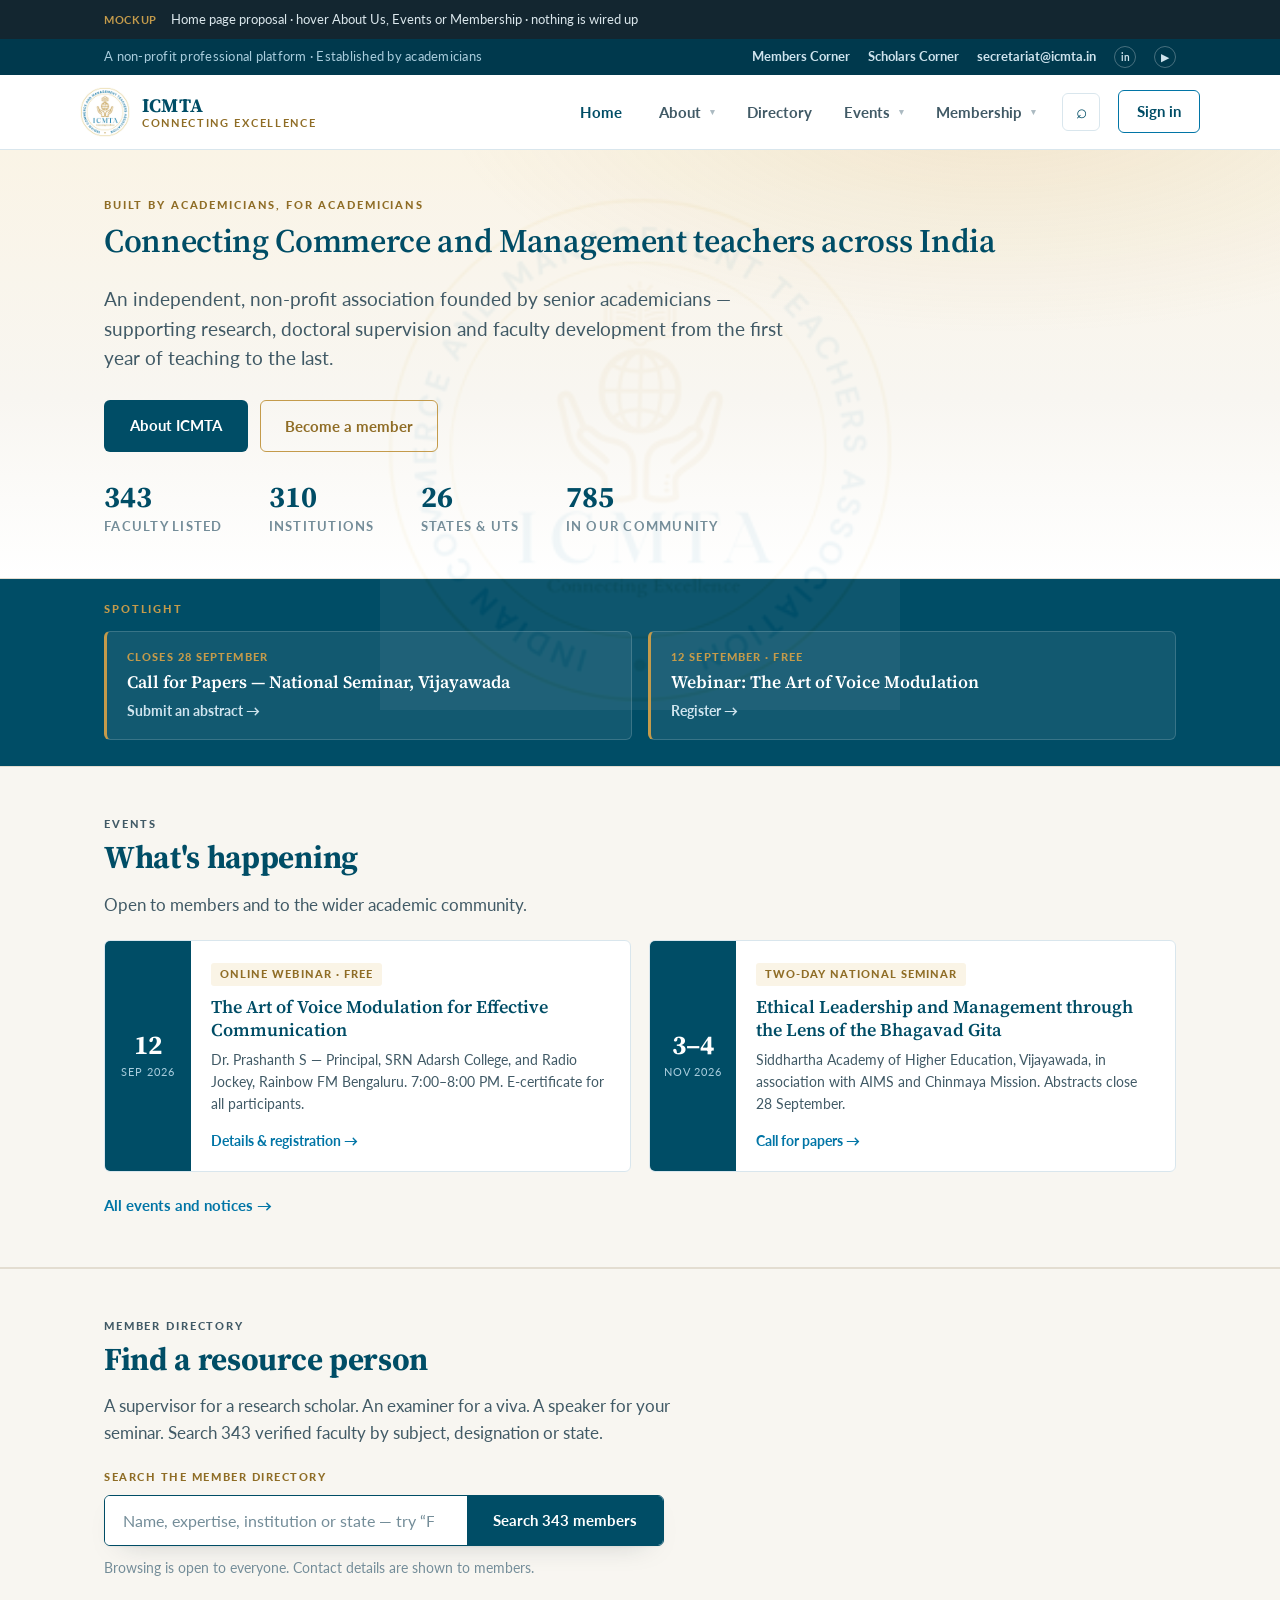
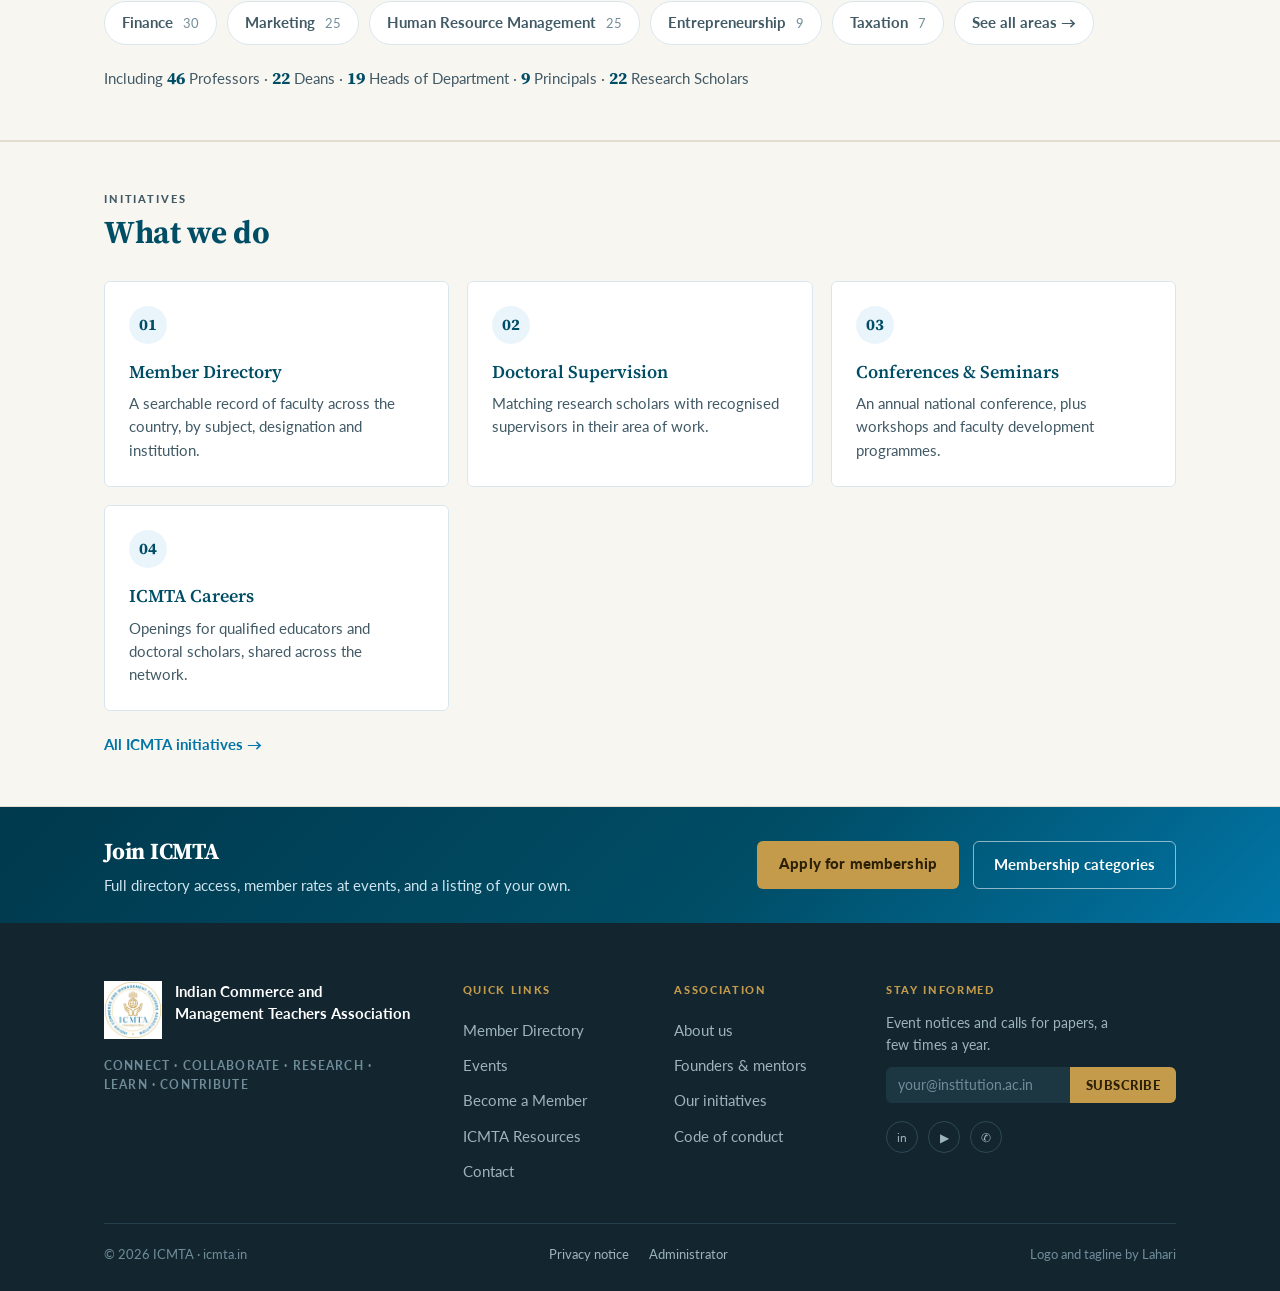
<file: icmta-home-mockup.html>
<!DOCTYPE html>
<html lang="en">
<head>
<meta charset="utf-8">
<meta name="viewport" content="width=device-width,initial-scale=1">
<title>ICMTA — Home page mockup</title>
<link rel="preconnect" href="https://fonts.googleapis.com">
<link rel="preconnect" href="https://fonts.gstatic.com" crossorigin>
<link rel="stylesheet" href="https://fonts.googleapis.com/css2?family=Lato:wght@300;400;700;900&family=Source+Serif+4:opsz,wght@8..60,400;8..60,600;8..60,700&display=swap">
<style>
:root{
  /* Sampled from Lahari's logo: the blue is #0175a6, the gold is #c49b4b.
     The site already uses the blue. The gold is the half of the mark
     the website currently ignores. */
  --blue:#0175a6;
  --blue-deep:#004d66;
  --blue-dark:#00394d;
  --gold:#c49b4b;
  --gold-deep:#8f6d26;
  --gold-wash:#faf4e6;
  --wash:#eaf5fb;
  --ink:#132630;
  --ink-2:#415a66;
  --ink-3:#748d99;
  --paper:#ffffff;
  --ground:#f8f6f1;        /* warm off-white, biased to the gold — a chosen neutral */
  --rule:#e3ddd1;
  --rule-cool:#d9e6ed;
  --radius:6px;
  --serif:"Source Serif 4",Georgia,"Times New Roman",serif;
  --sans:"Lato",-apple-system,BlinkMacSystemFont,"Segoe UI",Roboto,sans-serif;
  --shadow:0 1px 2px rgba(19,38,48,.05),0 10px 30px -18px rgba(19,38,48,.35);
}
*{box-sizing:border-box}
html{scroll-behavior:smooth}
body{margin:0;background:var(--paper);color:var(--ink);font-family:var(--sans);
  font-size:16.5px;line-height:1.6;-webkit-font-smoothing:antialiased}
img{max-width:100%;display:block}
a{color:var(--blue);text-decoration:none}
.wrap{max-width:1120px;margin:0 auto;padding:0 24px}

/* ---------- annotation banner (mockup only) ---------- */
.note{background:var(--ink);color:#dbe7ec;font-size:13px;padding:9px 0;font-family:var(--sans)}
.note .wrap{display:flex;gap:14px;align-items:baseline;flex-wrap:wrap}
.note b{color:var(--gold);font-weight:700;letter-spacing:.06em;text-transform:uppercase;font-size:11px}

/* ---------- header ---------- */
header{position:sticky;top:0;z-index:40;background:rgba(255,255,255,.96);
  backdrop-filter:saturate(140%) blur(8px);border-bottom:1px solid var(--rule-cool)}
.bar{display:flex;align-items:center;gap:28px;padding:12px 0}
.brand{display:flex;align-items:center;gap:12px;flex-shrink:0}
.brand img{width:50px;height:50px}
.brand .txt{line-height:1.15}
.brand .txt strong{display:block;font-family:var(--serif);font-size:19px;font-weight:700;
  color:var(--blue-deep);letter-spacing:.01em}
.brand .txt span{display:block;font-size:10.5px;letter-spacing:.16em;text-transform:uppercase;
  color:var(--gold-deep);font-weight:700}
nav{margin-left:auto;display:flex;align-items:center;gap:4px}
nav a{padding:9px 14px;font-size:15px;font-weight:700;color:var(--ink-2);border-radius:var(--radius)}
nav a:hover{background:var(--wash);color:var(--blue-deep)}
nav a.on{color:var(--blue-deep)}
nav a.on::after{content:"";display:block;height:2px;background:var(--gold);margin-top:6px;border-radius:2px}
.signin{margin-left:14px;padding:9px 18px;border:1.5px solid var(--blue);color:var(--blue-deep);
  border-radius:var(--radius);font-weight:700;font-size:14.5px}
.signin:hover{background:var(--blue);color:#fff}
.burger{display:none;margin-left:auto;background:none;border:1px solid var(--rule-cool);
  border-radius:var(--radius);padding:8px 11px;font-size:17px;color:var(--blue-deep);cursor:pointer}

/* dropdowns, hanging off the same nav links */
.navitem{position:relative;display:inline-flex;align-items:center}
.caret{font-size:9px;font-style:normal;opacity:.6;margin-left:4px;display:inline-block;
  transition:transform .18s}
.navitem:hover .caret,.navitem:focus-within .caret{transform:rotate(180deg);opacity:1;color:var(--gold-deep)}
.navitem:hover > a{background:var(--wash);color:var(--blue-deep)}
/* keeps the menu open while the pointer crosses the gap to it */
.navitem::after{content:"";position:absolute;top:100%;left:0;right:0;height:14px}
.dd{position:absolute;top:calc(100% + 12px);left:0;min-width:232px;background:var(--paper);
  border:1px solid var(--rule-cool);border-top:3px solid var(--gold);border-radius:var(--radius);
  box-shadow:0 16px 38px -12px rgba(19,38,48,.30);padding:8px;
  opacity:0;visibility:hidden;transform:translateY(-8px);
  transition:opacity .16s,transform .16s,visibility .16s;z-index:70}
.navitem:hover .dd,.navitem:focus-within .dd{opacity:1;visibility:visible;transform:translateY(0)}
.dd a{display:block;padding:10px 14px;font-size:14.5px;font-weight:400;color:var(--ink-2);
  border-radius:4px;white-space:nowrap}
.dd a:hover{background:var(--gold-wash);color:var(--gold-deep);font-weight:700}
.dd a.soon{color:var(--ink-3);pointer-events:none}
.dd a.soon::after{content:"later";font-size:10px;letter-spacing:.08em;text-transform:uppercase;
  background:var(--wash);color:var(--ink-3);padding:1px 6px;border-radius:3px;margin-left:9px}

/* ---------- hero ---------- */
.hero-tight{}
.hero{position:relative;overflow:hidden;background:
   radial-gradient(900px 380px at 78% -12%, rgba(196,155,75,.16), transparent 62%),
   linear-gradient(180deg,var(--gold-wash) 0%, var(--ground) 58%, var(--paper) 100%);
  border-bottom:1px solid var(--rule);padding:46px 0 40px}
.hero h1{font-family:var(--serif);font-weight:600;font-size:clamp(22px,2.9vw,33px);
  line-height:1.2;margin:0 0 24px;color:var(--blue-deep);letter-spacing:-.01em}
@media(min-width:980px){.hero h1{white-space:nowrap}}
.hero h1 em{font-style:normal;color:var(--gold-deep)}
.hero p.lede{font-size:18.5px;color:var(--ink-2);max-width:62ch;margin:0 0 26px}
.hero-body{position:relative;z-index:2}

/* search */
.search{display:flex;gap:0;max-width:560px;box-shadow:var(--shadow);border-radius:var(--radius);
  overflow:hidden;border:1.5px solid var(--blue-deep);background:#fff}
.search input{flex:1;border:0;padding:15px 18px;font-family:var(--sans);font-size:16px;
  color:var(--ink);outline:none;min-width:0}
.search input::placeholder{color:var(--ink-3)}
.search button{border:0;background:var(--blue-deep);color:#fff;font-family:var(--sans);
  font-weight:700;font-size:15px;padding:0 26px;cursor:pointer;white-space:nowrap}
.search button:hover{background:var(--blue)}
.hint{margin:12px 0 0;font-size:13.5px;color:var(--ink-3)}

.stats{display:flex;gap:46px;margin-top:30px;flex-wrap:wrap}
.stat b{display:block;font-family:var(--serif);font-size:30px;font-weight:700;color:var(--blue-deep);
  line-height:1;font-variant-numeric:tabular-nums}
.stat span{font-size:12.5px;letter-spacing:.1em;text-transform:uppercase;color:var(--ink-3);font-weight:700}

/* ---------- sections ---------- */
section{padding:48px 0}
.sec-head{margin-bottom:28px}
.eyebrow{font-size:11px;letter-spacing:.17em;text-transform:uppercase;color:var(--gold-deep);
  font-weight:900;margin:0 0 8px}
h2{font-family:var(--serif);font-weight:700;font-size:clamp(24px,3vw,32px);margin:0 0 8px;
  color:var(--blue-deep);letter-spacing:-.01em;text-wrap:balance}
.sec-head p{margin:0;color:var(--ink-2);max-width:62ch}

/* find a resource person */
.find{background:var(--ground);border-top:1px solid var(--rule);border-bottom:1px solid var(--rule)}
.chips{display:flex;flex-wrap:wrap;gap:10px;margin-top:6px}
.chip{background:var(--paper);border:1px solid var(--rule-cool);border-radius:100px;
  padding:9px 17px;font-size:14.5px;font-weight:700;color:var(--ink-2);transition:.15s}
.chip:hover{border-color:var(--gold);color:var(--gold-deep);background:var(--gold-wash)}
.chip i{font-style:normal;color:var(--ink-3);font-weight:400;margin-left:6px;font-size:13px}

/* announcements */
.ann-list{display:grid;gap:1px;background:var(--rule-cool);border:1px solid var(--rule-cool);
  border-radius:var(--radius);overflow:hidden}
.ann{background:var(--paper);padding:20px 22px;display:grid;grid-template-columns:82px 1fr auto;
  gap:20px;align-items:baseline}
.ann .date{font-size:12px;letter-spacing:.08em;text-transform:uppercase;color:var(--gold-deep);
  font-weight:900;padding-top:3px}
.ann h3{margin:0 0 4px;font-family:var(--serif);font-size:18.5px;font-weight:600;color:var(--ink)}
.ann p{margin:0;font-size:14.5px;color:var(--ink-2)}
.ann .go{font-size:14px;font-weight:700;color:var(--blue);white-space:nowrap}
.pin{display:inline-block;background:var(--gold-wash);color:var(--gold-deep);font-size:10.5px;
  letter-spacing:.1em;text-transform:uppercase;font-weight:900;padding:2px 8px;border-radius:3px;
  margin-left:8px;vertical-align:2px}

/* initiatives */
.cards{display:grid;grid-template-columns:repeat(auto-fit,minmax(292px,1fr));gap:18px}
.card{background:var(--paper);border:1px solid var(--rule-cool);border-radius:var(--radius);
  padding:24px;transition:.18s}
.card:hover{border-color:var(--gold);box-shadow:var(--shadow);transform:translateY(-2px)}
.card .ic{width:38px;height:38px;border-radius:50%;background:var(--wash);color:var(--blue-deep);
  display:flex;align-items:center;justify-content:center;font-family:var(--serif);font-weight:700;
  font-size:16px;margin-bottom:14px}
.card h3{margin:0 0 6px;font-family:var(--serif);font-size:18px;font-weight:600;color:var(--blue-deep)}
.card p{margin:0;font-size:14.5px;color:var(--ink-2)}

/* join band */
.join{background:linear-gradient(135deg,var(--blue-dark),var(--blue-deep) 58%,var(--blue));
  color:#fff;text-align:center;padding:42px 0}
.join h2{color:#fff;margin-bottom:12px}
.join p{color:#cfe4ee;max-width:52ch;margin:0 auto 20px;font-size:16px}
.btns{display:flex;gap:14px;justify-content:center;flex-wrap:wrap}
.btn-gold{background:var(--gold);color:#2b1f06;padding:14px 30px;border-radius:var(--radius);
  font-weight:900;font-size:15.5px;letter-spacing:.01em}
.btn-gold:hover{background:#d8ae5c}
.btn-ghost{border:1.5px solid rgba(255,255,255,.55);color:#fff;padding:14px 28px;
  border-radius:var(--radius);font-weight:700;font-size:15.5px}
.btn-ghost:hover{background:rgba(255,255,255,.12)}
.fees b{color:#fff}

/* footer */
footer{background:var(--ink);color:#9db3bd;padding:52px 0 30px;font-size:14.5px}
.fgrid{display:grid;grid-template-columns:1.7fr 1fr 1fr 1fr;gap:34px}
footer h4{color:#fff;font-family:var(--serif);font-size:15px;margin:0 0 12px;font-weight:600}
footer a{color:#9db3bd;display:block;padding:4px 0}
footer a:hover{color:var(--gold)}
.fbrand{display:flex;gap:13px;align-items:flex-start}
.fbrand img{width:54px;height:54px;flex-shrink:0}
.fbrand p{margin:0;font-size:14px;line-height:1.55;max-width:34ch}
.fbot{border-top:1px solid #24404c;margin-top:34px;padding-top:20px;display:flex;
  justify-content:space-between;gap:16px;flex-wrap:wrap;font-size:13px;color:#6f8d99}

@media(max-width:900px){
  nav{display:none}
  .burger{display:block}
    .hero h1{max-width:100%}
  .fgrid{grid-template-columns:1fr 1fr;gap:28px}
  .ann{grid-template-columns:1fr;gap:6px}
  .ann .go{display:none}
}
@media(max-width:600px){
  body{font-size:16px}
  section{padding:44px 0}
  .hero{padding:38px 0 40px}
  .search{flex-direction:column;border-radius:var(--radius)}
  .search button{padding:14px 0}
  .stats{gap:22px}
  .fgrid{grid-template-columns:1fr}
}
@media(prefers-reduced-motion:reduce){*{transition:none!important;animation:none!important}}

/* ---------- dropdown navigation ---------- */
.navitem{position:relative}
.navitem > a{display:inline-flex;align-items:center;gap:5px}
.caret{font-size:9px;color:var(--ink-3);transition:transform .18s}
.navitem:hover .caret,.navitem:focus-within .caret{transform:rotate(180deg);color:var(--gold-deep)}
.dd{position:absolute;top:100%;left:0;min-width:236px;background:var(--paper);
  border:1px solid var(--rule-cool);border-top:2px solid var(--gold);
  border-radius:0 0 var(--radius) var(--radius);box-shadow:0 14px 34px -12px rgba(19,38,48,.28);
  padding:8px;opacity:0;visibility:hidden;transform:translateY(-6px);
  transition:opacity .16s,transform .16s,visibility .16s;z-index:50}
.navitem:hover .dd,.navitem:focus-within .dd{opacity:1;visibility:visible;transform:translateY(0)}
.dd a{display:block;padding:9px 13px;font-size:14.5px;font-weight:400;color:var(--ink-2);
  border-radius:4px;white-space:nowrap}
.dd a:hover{background:var(--gold-wash);color:var(--gold-deep);font-weight:700}
.dd a.soon{color:var(--ink-3);pointer-events:none}
.dd a.soon::after{content:"later";font-size:10px;letter-spacing:.08em;text-transform:uppercase;
  background:var(--wash);color:var(--ink-3);padding:1px 6px;border-radius:3px;margin-left:8px}



.dd a span{display:block;font-family:ui-monospace,Menlo,monospace;font-size:10px;
  color:var(--ink-3);margin-top:2px;font-weight:400}
.dd a:hover span{color:var(--gold-deep)}
.dd a.soon span{color:var(--ink-3)}



/* hero intro */
.lede2{font-size:16px;color:var(--ink-2);max-width:56ch;margin:0 0 26px}
.herobtns{display:flex;gap:12px;flex-wrap:wrap;margin-bottom:6px}
.btn-solid{background:var(--blue-deep);color:#fff;padding:13px 26px;border-radius:var(--radius);
  font-weight:700;font-size:15px}
.btn-solid:hover{background:var(--blue)}
.btn-line{border:1.5px solid var(--gold);color:var(--gold-deep);padding:13px 24px;
  border-radius:var(--radius);font-weight:700;font-size:15px}
.btn-line:hover{background:var(--gold-wash)}

/* what's happening */
.happening{background:var(--ground);border-top:1px solid var(--rule);border-bottom:1px solid var(--rule)}
.ev-grid{display:grid;grid-template-columns:1fr 1fr;gap:18px}
.ev{background:var(--paper);border:1px solid var(--rule-cool);border-radius:var(--radius);
  display:grid;grid-template-columns:86px 1fr;overflow:hidden;transition:.18s}
.ev:hover{border-color:var(--gold);box-shadow:var(--shadow)}
.ev-date{background:var(--blue-deep);color:#fff;display:flex;flex-direction:column;
  align-items:center;justify-content:center;padding:18px 8px;text-align:center}
.ev-date b{font-family:var(--serif);font-size:27px;line-height:1;font-weight:700}
.ev-date span{font-size:11px;letter-spacing:.09em;text-transform:uppercase;margin-top:5px;color:#a9cddd}
.ev-body{padding:18px 20px}
.ev-tag{display:inline-block;font-size:10.5px;letter-spacing:.1em;text-transform:uppercase;
  font-weight:900;color:var(--gold-deep);background:var(--gold-wash);padding:3px 9px;
  border-radius:3px;margin-bottom:9px}
.ev-body h3{margin:0 0 7px;font-family:var(--serif);font-size:18px;font-weight:600;color:var(--blue-deep);
  line-height:1.3}
.ev-body p{margin:0 0 11px;font-size:14px;color:var(--ink-2)}
.ev-go{font-size:14px;font-weight:700;color:var(--blue)}


.find .search{margin-bottom:0}
.find .hint{margin-bottom:22px}
@media(max-width:760px){.ev-grid{grid-template-columns:1fr}}

.ftag{margin:16px 0 0;font-size:12px;letter-spacing:.09em;text-transform:uppercase;
  color:var(--gold);font-weight:700}
footer h4{border-bottom:1px solid #24404c;padding-bottom:9px}

/* utility bar */
.utilbar{background:var(--blue-dark);color:#a9cddd;font-size:12.5px}
.utilbar .wrap{display:flex;align-items:center;justify-content:space-between;gap:16px;padding:7px 24px}
.ub-left{letter-spacing:.02em}
.ub-right{display:flex;align-items:center;gap:18px}
.utilbar a{color:#cfe4ee;font-weight:700}
.utilbar a:hover{color:var(--gold)}
.ub-ic{width:22px;height:22px;border:1px solid rgba(255,255,255,.28);border-radius:50%;
  display:inline-flex;align-items:center;justify-content:center;font-size:10px}
.ub-ic:hover{border-color:var(--gold)}

/* spotlight */
.spotlight{background:var(--blue-deep);padding:22px 0 26px}
.sp-label{display:block;font-size:10.5px;letter-spacing:.18em;text-transform:uppercase;
  color:var(--gold);font-weight:900;margin-bottom:13px}
.sp-grid{display:grid;grid-template-columns:1fr 1fr;gap:16px}
.sp-card{background:rgba(255,255,255,.07);border:1px solid rgba(255,255,255,.16);
  border-left:3px solid var(--gold);border-radius:var(--radius);padding:16px 20px;
  display:flex;flex-direction:column;gap:5px;transition:.18s}
.sp-card:hover{background:rgba(255,255,255,.13);transform:translateY(-2px)}
.sp-when{font-size:11px;letter-spacing:.1em;text-transform:uppercase;color:var(--gold);font-weight:900}
.sp-card b{color:#fff;font-family:var(--serif);font-size:17.5px;font-weight:600;line-height:1.3}
.sp-go{font-size:13.5px;font-weight:700;color:#cfe4ee;margin-top:3px}

/* footer newsletter */
.fnl{font-size:13.5px;color:#9db3bd;margin:0 0 11px;max-width:30ch}
.fnlform{display:flex;gap:0;border-radius:var(--radius);overflow:hidden;max-width:290px}
.fnlform input{flex:1;border:0;padding:10px 12px;font-family:var(--sans);font-size:13.5px;
  background:#1d3742;color:#e6eef1;outline:none;min-width:0}
.fnlform input::placeholder{color:#6f8d99}
.fnlform button{border:0;background:var(--gold);color:#2b1f06;font-family:var(--sans);
  font-weight:900;font-size:12.5px;padding:0 16px;cursor:pointer;letter-spacing:.04em;
  text-transform:uppercase}
.fnlform button:hover{background:#d8ae5c}

@media(max-width:760px){.sp-grid{grid-template-columns:1fr}}
@media(max-width:600px){.utilbar .ub-left{display:none}.utilbar .wrap{justify-content:center}}


/* footer — fewer links, more air */
footer{padding:58px 0 26px}
.fgrid{display:grid;grid-template-columns:1.9fr 1fr 1fr 1.3fr;gap:48px}
.fcol-brand .fbrand img{width:58px;height:58px}
.fcol-brand .fbrand p{font-size:14.5px;line-height:1.5;max-width:30ch}
footer h4{border-bottom:0;padding-bottom:0;margin-bottom:14px;font-size:11px;
  letter-spacing:.15em;text-transform:uppercase;color:var(--gold);font-family:var(--sans);font-weight:900}
footer a{padding:6px 0;font-size:14.5px}
.ftag{margin:18px 0 0;font-size:11.5px;letter-spacing:.1em;text-transform:uppercase;
  color:#6f8d99;font-weight:700}
.fsocial{display:flex;gap:10px;margin-top:18px}
.fsocial a{width:32px;height:32px;border:1px solid #2c4a57;border-radius:50%;display:flex;
  align-items:center;justify-content:center;font-size:12px;padding:0}
.fsocial a:hover{border-color:var(--gold);color:var(--gold)}
.fbot{align-items:center}
.fbot-links{display:flex;gap:20px}
.fbot-links a{display:inline;padding:0;font-size:13px}
@media(max-width:900px){
  .fgrid{grid-template-columns:1fr 1fr;gap:34px}
  .fcol-brand{grid-column:1 / -1}
}
@media(max-width:600px){.fgrid{grid-template-columns:1fr}}



/* site-wide search (header) — distinct from the directory search */
.sitesearch{display:flex;align-items:center;margin-left:8px}
.ss-btn{background:none;border:1.5px solid var(--rule-cool);color:var(--blue-deep);
  width:38px;height:38px;border-radius:var(--radius);font-size:19px;line-height:1;cursor:pointer;
  transition:.15s;flex-shrink:0}
.ss-btn:hover{border-color:var(--blue);background:var(--wash)}
.ss-form{width:0;overflow:hidden;transition:width .22s ease,margin .22s ease}
.sitesearch.open .ss-form{width:min(330px,34vw);margin-left:8px}
.sitesearch.open .ss-btn{border-color:var(--gold);background:var(--gold-wash);color:var(--gold-deep)}
.ss-form input{width:100%;border:1.5px solid var(--rule-cool);border-radius:var(--radius);
  padding:8px 13px;font-family:var(--sans);font-size:14px;color:var(--ink);outline:none;background:var(--paper)}
.ss-form input:focus{border-color:var(--blue)}
.ss-form input::placeholder{color:var(--ink-3)}

/* directory search label */
.searchlabel{display:block;font-size:11px;letter-spacing:.14em;text-transform:uppercase;
  color:var(--gold-deep);font-weight:900;margin-bottom:9px}
@media(max-width:900px){.sitesearch{display:none}}


.seeall{margin:20px 0 0}
.seeall a{font-size:14.5px;font-weight:700;color:var(--blue)}
.seeall-inline{font-size:14.5px;font-weight:700;color:var(--blue)}
.rolesline{margin:20px 0 0;font-size:14.5px;color:var(--ink-2)}
.rolesline b{color:var(--blue-deep);font-family:var(--serif);font-size:17px}
.sec-head{margin-bottom:22px}




/* centred seal watermark, fixed so it stays put as the page scrolls */
.watermark{position:fixed;inset:0;pointer-events:none;z-index:2;
  background:url("[data-uri]") no-repeat center center;
  background-size:min(44vw,520px);opacity:.055}
.wrap{position:relative;z-index:3}
header,.utilbar{z-index:40}
@media(max-width:700px){.watermark{background-size:78vw;opacity:.04}}
@media(prefers-reduced-motion:reduce){.watermark{opacity:.045}}


/* join band — a slim strip, not a full section */
.join{padding:26px 0!important;text-align:left!important}
.join-row{display:flex;align-items:center;gap:36px;flex-wrap:wrap}
.join-txt{flex:1;min-width:280px}
.join h2{color:#fff;font-size:23px;margin:0 0 4px}
.join p{color:#cfe4ee;margin:0;font-size:15px;max-width:none}
.join .btns{justify-content:flex-start;flex-shrink:0}
.join .btn-gold{padding:11px 22px;font-size:14.5px}
.join .btn-ghost{padding:11px 20px;font-size:14.5px}
@media(max-width:700px){
  .join-row{gap:18px}
  .join .btns{width:100%;flex-wrap:wrap}
  .join .btn-gold,.join .btn-ghost{flex:1 1 auto;text-align:center;white-space:nowrap}
}

</style>
</head>
<body>
<div class="watermark" aria-hidden="true"></div>

<div class="note"><div class="wrap">
  <b>Mockup</b>
  <span>Home page proposal · hover About Us, Events or Membership · nothing is wired up</span>
</div></div>

<div class="utilbar">
  <div class="wrap">
    <span class="ub-left">A non-profit professional platform &middot; Established by academicians</span>
    <span class="ub-right">
      <a href="#">Members Corner</a>
      <a href="#">Scholars Corner</a>
      <a href="mailto:secretariat@icmta.in">secretariat@icmta.in</a>
      <a class="ub-ic" href="#" aria-label="LinkedIn">in</a>
      <a class="ub-ic" href="#" aria-label="YouTube">▶</a>
    </span>
  </div>
</div>
<header>
  <div class="wrap bar">
    <a class="brand" href="#">
      <img src="[data-uri]" alt="ICMTA logo">
      <span class="txt">
        <strong>ICMTA</strong>
        <span>Connecting Excellence</span>
      </span>
    </a>
    <nav>
      <span class="navitem"><a class="on" href="#">Home</a></span>

      <span class="navitem">
        <a href="#">About <i class="caret">▾</i></a>
        <div class="dd">
          <a href="#">Vision &amp; Mission</a>
          <a href="#">Founders &amp; Mentors</a>
          <a href="#">Our Initiatives</a>
          <a href="#">Code of Conduct</a>
          <a href="#">Contact Us</a>
        </div>
      </span>

      <span class="navitem"><a href="#">Directory</a></span>

      <span class="navitem">
        <a href="#">Events <i class="caret">▾</i></a>
        <div class="dd">
          <a href="#">Upcoming Events</a>
          <a href="#">Past Events &amp; Archives</a>
          <a class="soon" href="#">Call for Papers</a>
        </div>
      </span>

      <span class="navitem">
        <a href="#">Membership <i class="caret">▾</i></a>
        <div class="dd">
          <a href="#">Why Join</a>
          <a href="#">Categories &amp; Fees</a>
          <a href="#">How to Apply</a>
          <a class="soon" href="#">Renew Membership</a>
        </div>
      </span>

      <span class="sitesearch">
        <button class="ss-btn" aria-label="Search the site" onclick="this.parentNode.classList.toggle('open');const i=this.parentNode.querySelector('input');if(this.parentNode.classList.contains('open'))i.focus()">⌕</button>
        <form class="ss-form" onsubmit="return false">
          <input type="search" placeholder="Search the site — events, membership, resources…" aria-label="Search the site">
        </form>
      </span>
      <a class="signin" href="#">Sign in</a>
    </nav>
    <button class="burger" aria-label="Menu">☰</button>
  </div>
</header>


<div class="hero">
  <div class="wrap">
    <p class="eyebrow">Built by academicians, for academicians</p>
    <h1>Connecting Commerce and Management teachers across India</h1>
  </div>
  <div class="wrap hero-body">
    <div>
      <p class="lede">An independent, non-profit association founded by senior academicians — supporting research, doctoral supervision and faculty development from the first year of teaching to the last.</p>

      <div class="herobtns">
        <a class="btn-solid" href="#">About ICMTA</a>
        <a class="btn-line" href="#">Become a member</a>
      </div>

      <div class="stats">
        <div class="stat"><b>343</b><span>Faculty listed</span></div>
        <div class="stat"><b>310</b><span>Institutions</span></div>
        <div class="stat"><b>26</b><span>States &amp; UTs</span></div>
        <div class="stat"><b>785</b><span>In our community</span></div>
      </div>
    </div>
    
  </div>
</div>

<div class="spotlight">
  <div class="wrap">
    <span class="sp-label">Spotlight</span>
    <div class="sp-grid">
      <a class="sp-card" href="#">
        <span class="sp-when">Closes 28 September</span>
        <b>Call for Papers — National Seminar, Vijayawada</b>
        <span class="sp-go">Submit an abstract →</span>
      </a>
      <a class="sp-card" href="#">
        <span class="sp-when">12 September &middot; Free</span>
        <b>Webinar: The Art of Voice Modulation</b>
        <span class="sp-go">Register →</span>
      </a>
    </div>
  </div>
</div>

<section class="happening">
  <div class="wrap">
    <div class="sec-head">
      <p class="eyebrow">Events</p>
      <h2>What's happening</h2>
      <p>Open to members and to the wider academic community.</p>
    </div>

    <div class="ev-grid">
      <article class="ev">
        <div class="ev-date"><b>12</b><span>Sep 2026</span></div>
        <div class="ev-body">
          <span class="ev-tag">Online webinar &middot; Free</span>
          <h3>The Art of Voice Modulation for Effective Communication</h3>
          <p>Dr. Prashanth S — Principal, SRN Adarsh College, and Radio Jockey, Rainbow FM Bengaluru. 7:00–8:00 PM. E-certificate for all participants.</p>
          <a class="ev-go" href="#">Details &amp; registration →</a>
        </div>
      </article>

      <article class="ev">
        <div class="ev-date"><b>3–4</b><span>Nov 2026</span></div>
        <div class="ev-body">
          <span class="ev-tag">Two-day national seminar</span>
          <h3>Ethical Leadership and Management through the Lens of the Bhagavad Gita</h3>
          <p>Siddhartha Academy of Higher Education, Vijayawada, in association with AIMS and Chinmaya Mission. Abstracts close 28 September.</p>
          <a class="ev-go" href="#">Call for papers →</a>
        </div>
      </article>
    </div>

    <p class="seeall"><a href="#">All events and notices →</a></p>
  </div>
</section>

<section class="find">
  <div class="wrap">
    <div class="sec-head">
      <p class="eyebrow">Member directory</p>
      <h2>Find a resource person</h2>
      <p>A supervisor for a research scholar. An examiner for a viva. A speaker for your seminar. Search 343 verified faculty by subject, designation or state.</p>
    </div>

    <label class="searchlabel" for="dirsearch">Search the member directory</label>
    <form class="search" onsubmit="return false">
      <input id="dirsearch" type="search" placeholder="Name, expertise, institution or state — try &ldquo;Finance&rdquo;, &ldquo;Ph.D supervisor&rdquo;, &ldquo;Bengaluru&rdquo;…" aria-label="Search the directory">
      <button type="submit">Search 343 members</button>
    </form>
    <p class="hint">Browsing is open to everyone. Contact details are shown to members.</p>

    <div class="chips">
      <a class="chip" href="#">Finance <i>30</i></a>
      <a class="chip" href="#">Marketing <i>25</i></a>
      <a class="chip" href="#">Human Resource Management <i>25</i></a>
      <a class="chip" href="#">Entrepreneurship <i>9</i></a>
      <a class="chip" href="#">Taxation <i>7</i></a>
      <a class="chip" href="#">See all areas →</a>
    </div>

    <p class="rolesline">Including <b>46</b> Professors &middot; <b>22</b> Deans &middot; <b>19</b> Heads of Department &middot; <b>9</b> Principals &middot; <b>22</b> Research Scholars</p>
  </div>
</section>



<section style="background:var(--ground);border-top:1px solid var(--rule);border-bottom:1px solid var(--rule)">
  <div class="wrap">
    <div class="sec-head">
      <p class="eyebrow">Initiatives</p>
      <h2>What we do</h2>
    </div>
    <div class="cards">
      <div class="card"><div class="ic">01</div><h3>Member Directory</h3><p>A searchable record of faculty across the country, by subject, designation and institution.</p></div>
      <div class="card"><div class="ic">02</div><h3>Doctoral Supervision</h3><p>Matching research scholars with recognised supervisors in their area of work.</p></div>
      <div class="card"><div class="ic">03</div><h3>Conferences &amp; Seminars</h3><p>An annual national conference, plus workshops and faculty development programmes.</p></div>
            <div class="card"><div class="ic">04</div><h3>ICMTA Careers</h3><p>Openings for qualified educators and doctoral scholars, shared across the network.</p></div>
          </div>
      <p class="seeall"><a href="#">All ICMTA initiatives →</a></p>  </div>
</section>

<div class="join">
  <div class="wrap join-row">
    <div class="join-txt">
      <h2>Join ICMTA</h2>
      <p>Full directory access, member rates at events, and a listing of your own.</p>
    </div>
    <div class="btns">
      <a class="btn-gold" href="#">Apply for membership</a>
      <a class="btn-ghost" href="#">Membership categories</a>
    </div>
  </div>
</div>


<footer>
  <div class="wrap">
    <div class="fgrid">
      <div class="fcol-brand">
        <div class="fbrand">
          <img src="[data-uri]" alt="">
          <p><strong style="color:#fff">Indian Commerce and Management Teachers Association</strong></p>
        </div>
        <p class="ftag">Connect &middot; Collaborate &middot; Research &middot; Learn &middot; Contribute</p>
      </div>

      <div>
        <h4>Quick links</h4>
        <a href="#">Member Directory</a>
        <a href="#">Events</a>
        <a href="#">Become a Member</a>
        <a href="#">ICMTA Resources</a>
        <a href="#">Contact</a>
      </div>

      <div>
        <h4>Association</h4>
        <a href="#">About us</a>
        <a href="#">Founders &amp; mentors</a>
        <a href="#">Our initiatives</a>
        <a href="#">Code of conduct</a>
      </div>

      <div>
        <h4>Stay informed</h4>
        <p class="fnl">Event notices and calls for papers, a few times a year.</p>
        <form class="fnlform" onsubmit="return false">
          <input type="email" placeholder="your@institution.ac.in" aria-label="Email address">
          <button type="submit">Subscribe</button>
        </form>
        <div class="fsocial">
          <a href="#" aria-label="LinkedIn">in</a>
          <a href="#" aria-label="YouTube">▶</a>
          <a href="#" aria-label="WhatsApp">✆</a>
        </div>
      </div>
    </div>

    <div class="fbot">
      <span>&copy; 2026 ICMTA &middot; icmta.in</span>
      <span class="fbot-links">
        <a href="#">Privacy notice</a>
        <a href="#">Administrator</a>
      </span>
      <span>Logo and tagline by Lahari</span>
    </div>
  </div>
</footer>

</body>
</html>
</file>
